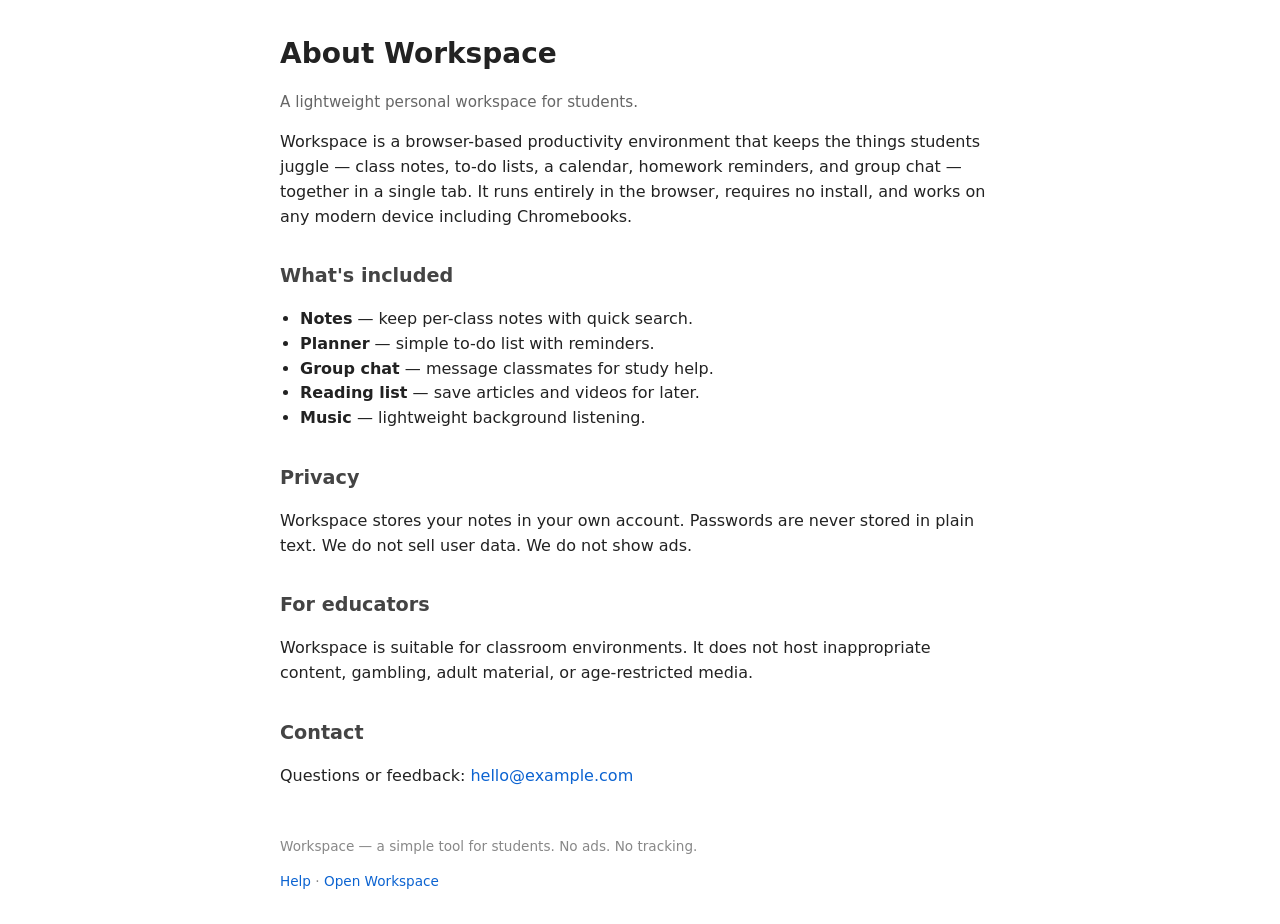
<file: about/projs/about.html>
<!doctype html>
<html lang="en">
<head>
  <meta charset="UTF-8" />
  <meta name="viewport" content="width=device-width, initial-scale=1" />
  <meta name="description" content="About Workspace — a lightweight browser-based study planner and notes tool for students." />
  <meta name="robots" content="index,follow" />
  <meta name="category" content="education, productivity" />
  <title>About — Workspace</title>
  <style>
    body { font-family: system-ui, -apple-system, Segoe UI, sans-serif; max-width: 720px; margin: 2rem auto; padding: 0 1rem; color: #222; line-height: 1.55; }
    h1 { font-size: 1.75rem; margin-bottom: 0.25rem; }
    h2 { font-size: 1.2rem; margin-top: 2rem; color: #444; }
    .tag { color: #666; font-size: 0.95rem; }
    ul { padding-left: 1.25rem; }
    a { color: #0b63d1; text-decoration: none; }
    a:hover { text-decoration: underline; }
    footer { margin-top: 3rem; color: #888; font-size: 0.85rem; }
  </style>
</head>
<body>
  <h1>About Workspace</h1>
  <p class="tag">A lightweight personal workspace for students.</p>

  <p>Workspace is a browser-based productivity environment that keeps
  the things students juggle — class notes, to-do lists, a calendar,
  homework reminders, and group chat — together in a single tab. It runs
  entirely in the browser, requires no install, and works on any modern
  device including Chromebooks.</p>

  <h2>What's included</h2>
  <ul>
    <li><strong>Notes</strong> — keep per-class notes with quick search.</li>
    <li><strong>Planner</strong> — simple to-do list with reminders.</li>
    <li><strong>Group chat</strong> — message classmates for study help.</li>
    <li><strong>Reading list</strong> — save articles and videos for later.</li>
    <li><strong>Music</strong> — lightweight background listening.</li>
  </ul>

  <h2>Privacy</h2>
  <p>Workspace stores your notes in your own account. Passwords are never
  stored in plain text. We do not sell user data. We do not show ads.</p>

  <h2>For educators</h2>
  <p>Workspace is suitable for classroom environments. It does not host
  inappropriate content, gambling, adult material, or age-restricted
  media.</p>

  <h2>Contact</h2>
  <p>Questions or feedback: <a href="mailto:hello@example.com">hello@example.com</a></p>

  <footer>
    <p>Workspace — a simple tool for students. No ads. No tracking.</p>
    <p><a href="/help.html">Help</a> · <a href="/">Open Workspace</a></p>
  </footer>
</body>
</html>
</file>
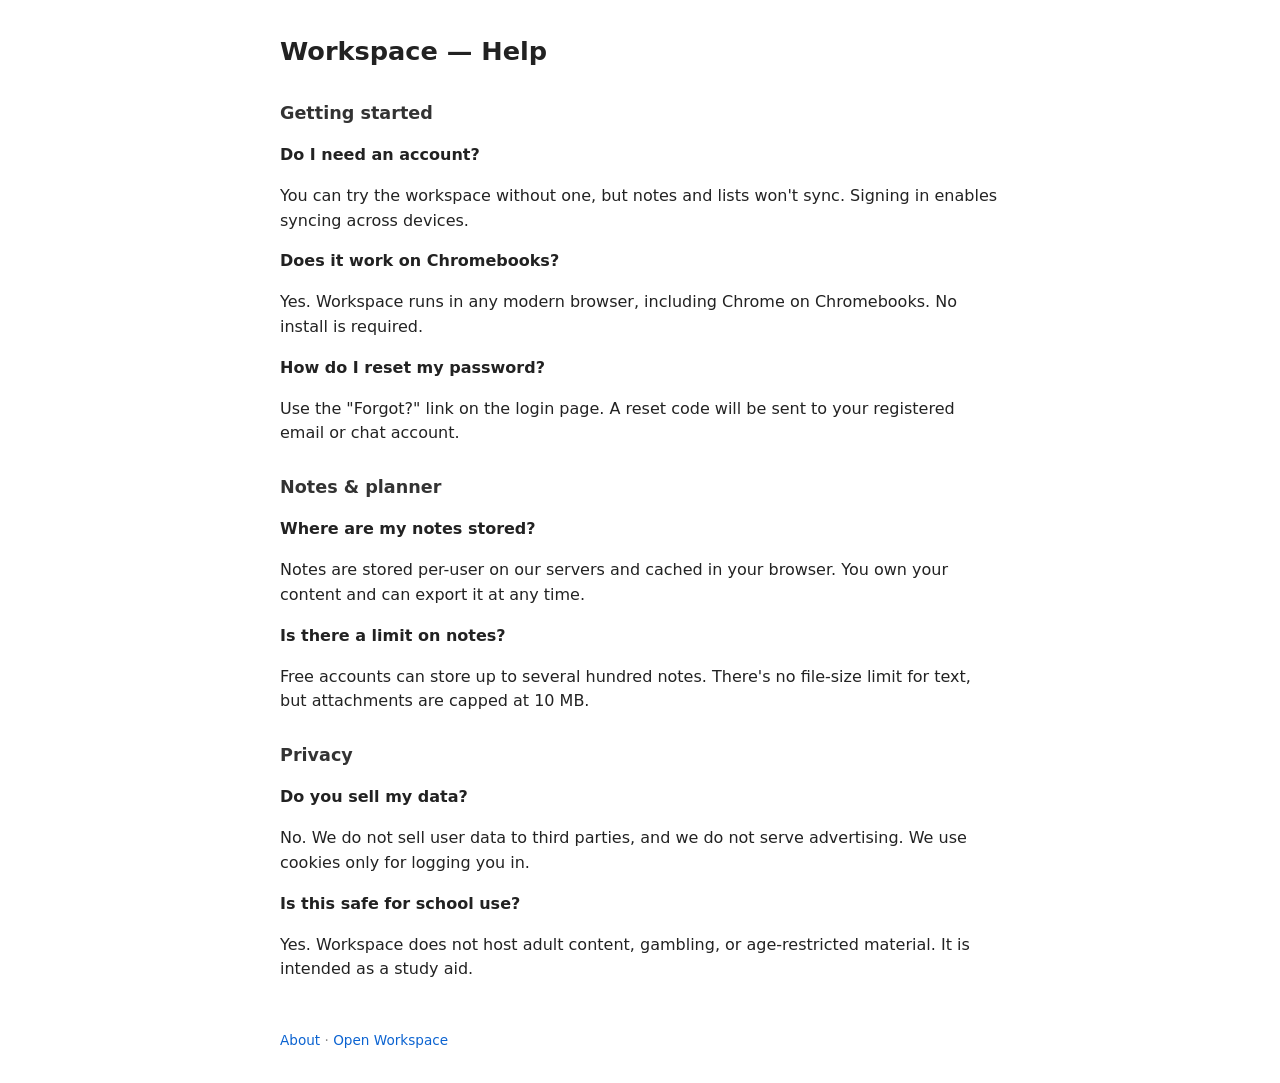
<file: about/projs/help.html>
<!doctype html>
<html lang="en">
<head>
  <meta charset="UTF-8" />
  <meta name="viewport" content="width=device-width, initial-scale=1" />
  <meta name="description" content="Help and FAQ for Workspace — a student workspace for notes, planning, and group study." />
  <meta name="robots" content="index,follow" />
  <title>Help — Workspace</title>
  <style>
    body { font-family: system-ui, -apple-system, Segoe UI, sans-serif; max-width: 720px; margin: 2rem auto; padding: 0 1rem; color: #222; line-height: 1.55; }
    h1 { font-size: 1.6rem; }
    h2 { font-size: 1.1rem; margin-top: 1.75rem; color: #333; }
    .q { font-weight: 600; margin-top: 1rem; }
    a { color: #0b63d1; text-decoration: none; }
    a:hover { text-decoration: underline; }
    footer { margin-top: 3rem; color: #888; font-size: 0.85rem; }
  </style>
</head>
<body>
  <h1>Workspace — Help</h1>

  <h2>Getting started</h2>
  <p class="q">Do I need an account?</p>
  <p>You can try the workspace without one, but notes and lists won't sync. Signing in enables syncing across devices.</p>

  <p class="q">Does it work on Chromebooks?</p>
  <p>Yes. Workspace runs in any modern browser, including Chrome on Chromebooks. No install is required.</p>

  <p class="q">How do I reset my password?</p>
  <p>Use the "Forgot?" link on the login page. A reset code will be sent to your registered email or chat account.</p>

  <h2>Notes &amp; planner</h2>
  <p class="q">Where are my notes stored?</p>
  <p>Notes are stored per-user on our servers and cached in your browser. You own your content and can export it at any time.</p>

  <p class="q">Is there a limit on notes?</p>
  <p>Free accounts can store up to several hundred notes. There's no file-size limit for text, but attachments are capped at 10 MB.</p>

  <h2>Privacy</h2>
  <p class="q">Do you sell my data?</p>
  <p>No. We do not sell user data to third parties, and we do not serve advertising. We use cookies only for logging you in.</p>

  <p class="q">Is this safe for school use?</p>
  <p>Yes. Workspace does not host adult content, gambling, or age-restricted material. It is intended as a study aid.</p>

  <footer>
    <p><a href="/about.html">About</a> · <a href="/">Open Workspace</a></p>
  </footer>
</body>
</html>
</file>
